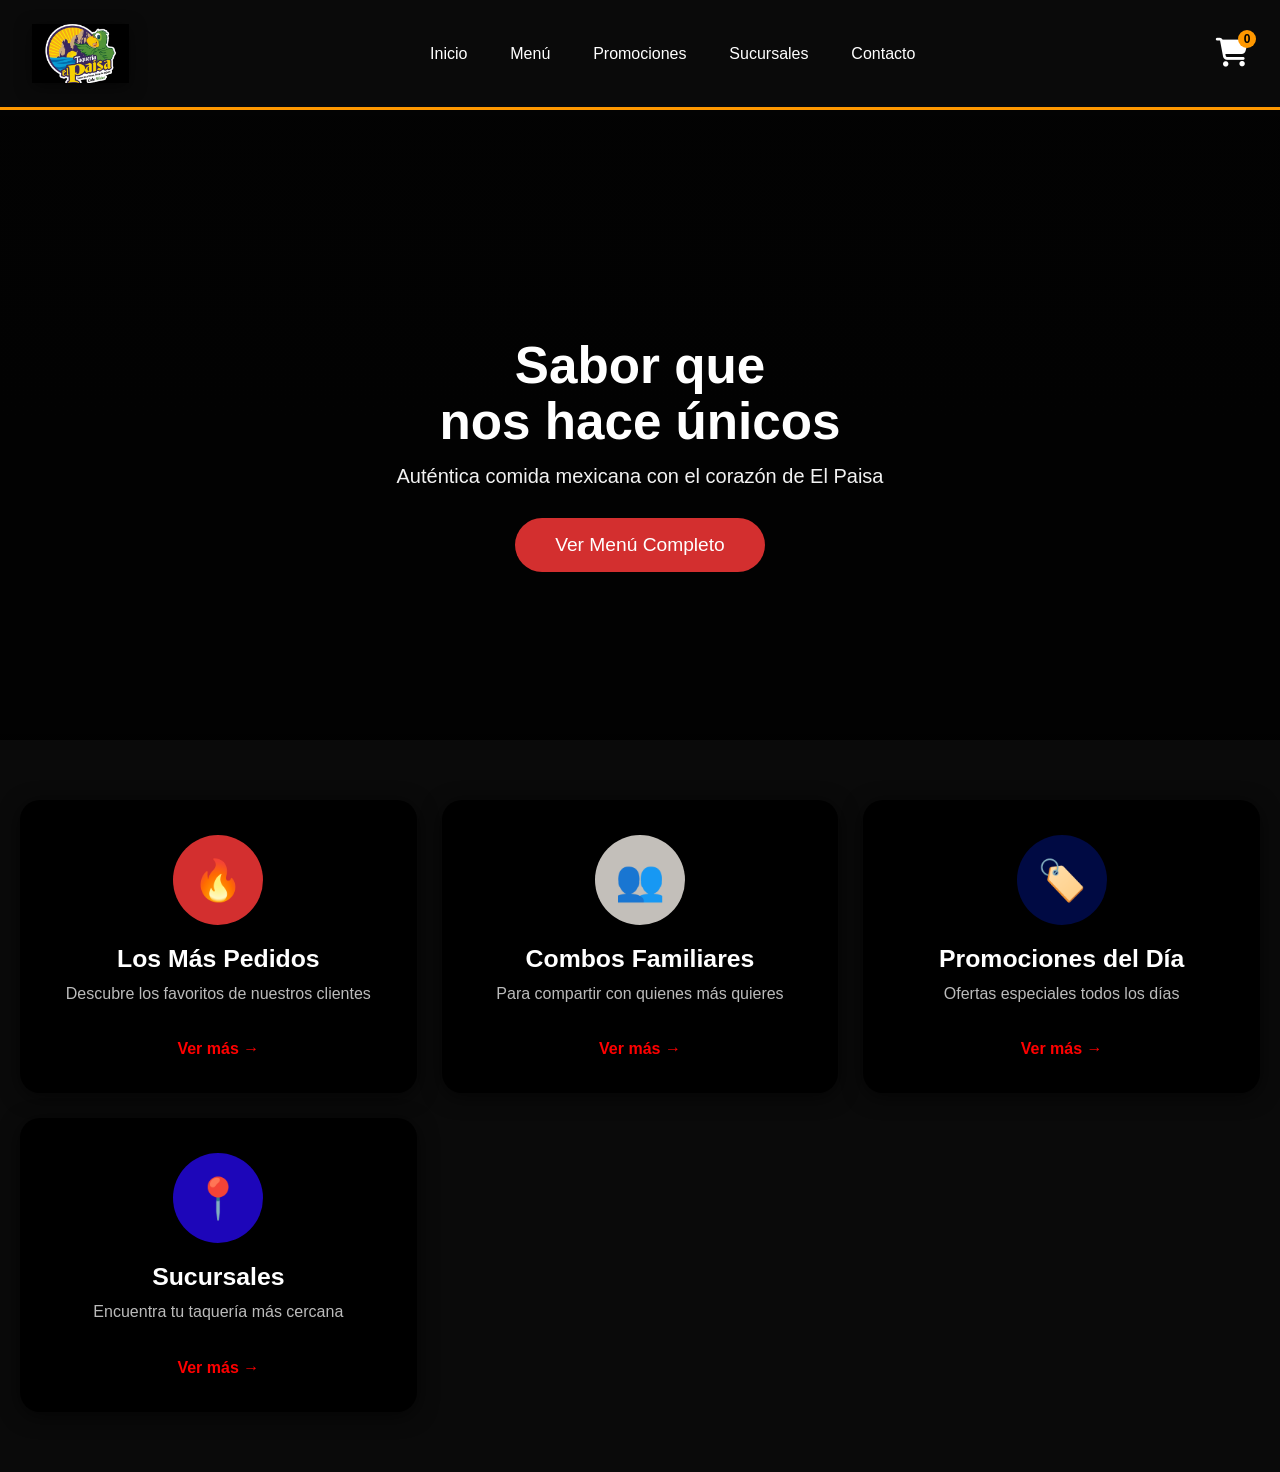
<file: tacos/index.html>
<!DOCTYPE html>
<html lang="es">
<head>
    <meta charset="UTF-8">
    <meta name="viewport" content="width=device-width, initial-scale=1.0">
    <title>Taquerías El Paisa | Sabor que nos hace únicos</title>
    <link rel="stylesheet" href="https://cdnjs.cloudflare.com/ajax/libs/font-awesome/6.5.0/css/all.min.css">
    <link rel="stylesheet" href="estilo.css">
</head>
<body>

    <!-- HEADER -->
    <header>
        <nav>
            <div class="logo">
    <img src="logo.jpeg" alt="Taquerías El Paisa" class="main-logo">
</div>
            </div>
            <div class="nav-links">
                <a href="index.html">Inicio</a>
                <a href="menu.html">Menú</a>
                <a href="promociones.html">Promociones</a>
                <a href="sucursales.html">Sucursales</a>
                <a href="contacto.html">Contacto</a>
            </div>
           
                
                <div onclick="window.location.href='carrito.html'" class="cart-icon" style="position: relative; cursor: pointer;">
                    <i class="fas fa-shopping-cart" style="font-size: 1.8rem;"></i>
                    <span class="cart-count" id="cart-count">0</span>
                </div>
            </div>
        </nav>
    </header>

    <!-- HERO -->
    <section class="hero">
        <div class="hero-content">
            <h1>Sabor que<br>nos hace únicos</h1>
            <p class="subtitle">Auténtica comida mexicana con el corazón de El Paisa</p>
            <a href="menu.html" class="btn">Ver Menú Completo</a>
        </div>
    </section>

    <!-- TARJETAS -->
    <section class="cards-section">
        <div class="cards-container">
            <div class="main-card" onclick="window.location.href='mas-pedidos.html'">
                <div class="card-icon red">🔥</div>
                <h3>Los Más Pedidos</h3>
                <p>Descubre los favoritos de nuestros clientes</p>
                <span class="card-link">Ver más →</span>
            </div>
            <div class="main-card" onclick="window.location.href='combos-familiares.html'">
                <div class="card-icon orange">👥</div>
                <h3>Combos Familiares</h3>
                <p>Para compartir con quienes más quieres</p>
                <span class="card-link">Ver más →</span>
            </div>
            <div class="main-card" onclick="window.location.href='promociones-del-dia.html'">
                <div class="card-icon green">🏷️</div>
                <h3>Promociones del Día</h3>
                <p>Ofertas especiales todos los días</p>
                <span class="card-link">Ver más →</span>
            </div>
            <div class="main-card" onclick="window.location.href='sucursales.html'">
                <div class="card-icon blue">📍</div>
                <h3>Sucursales</h3>
                <p>Encuentra tu taquería más cercana</p>
                <span class="card-link">Ver más →</span>
            </div>
        </div>
    </section>

    <script src="cart.js"></script>
    <script>
        function updateCartCount() {
            let cart = JSON.parse(localStorage.getItem('cart')) || [];
            let totalItems = cart.reduce((sum, item) => sum + (item.quantity || 1), 0);
            document.getElementById('cart-count').textContent = totalItems;
        }

        window.onload = function() {
            updateCartCount();
        };
    </script>
</body>
</html>
</file>
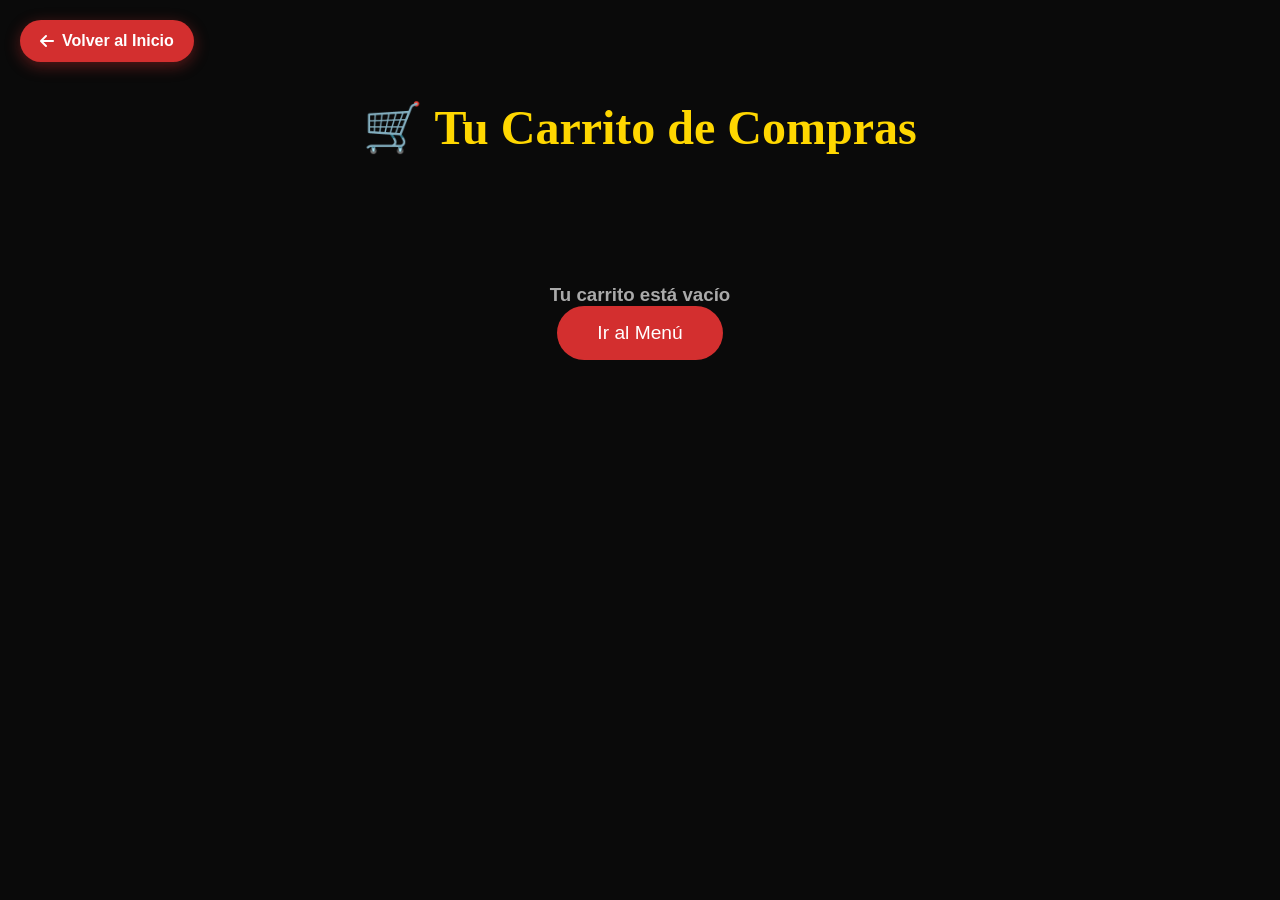
<file: tacos/carrito.html>
<!DOCTYPE html>
<html lang="es">
<head>
    <meta charset="UTF-8">
    <meta name="viewport" content="width=device-width, initial-scale=1.0">
    <title>Carrito - Taquerías El Paisa</title>
    <link rel="stylesheet" href="https://cdnjs.cloudflare.com/ajax/libs/font-awesome/6.5.0/css/all.min.css">
    <link rel="stylesheet" href="estilo.css">
</head>
<body>

    <a href="index.html" class="back-button">
        <i class="fas fa-arrow-left"></i> Volver al Inicio
    </a>

    <section class="menu-section">
        <h2 class="section-title">🛒 Tu Carrito de Compras</h2>
       
        <div id="cart-empty" class="cart-empty">
            <h3>Tu carrito está vacío</h3>
            <a href="menu.html" class="btn">Ir al Menú</a>
        </div>

        <div id="cart-content">
            <div id="cart-items" class="cart-items"></div>
           
            <div id="cart-total-container" class="cart-total-container">
                <h3>Total: <span id="total-amount">$0</span></h3>
                <button onclick="mostrarFormularioPago()" class="checkout-btn">💳 Proceder a Pagar</button>
            </div>
        </div>
    </section>

    <!-- MODAL DE PAGO FUNCIONAL -->
    <div id="payment-modal" class="modal">
        <div class="modal-content">
            <h2>Método de pago</h2>
            
            <div class="card-logos">
                <i class="fab fa-cc-visa"></i>
                <i class="fab fa-cc-mastercard"></i>
                <i class="fab fa-cc-amex"></i>
            </div>

            <div class="card-form">
                <label>Número de tarjeta</label>
                <input type="text" id="card-number" placeholder="1234 5678 9012 3456" maxlength="19">

                <div class="form-row">
                    <div>
                        <label>Fecha de caducidad</label>
                        <input type="text" id="expiry" placeholder="MM/AA" maxlength="5">
                    </div>
                    <div>
                        <label>Código de seguridad</label>
                        <input type="text" id="cvv" placeholder="123" maxlength="4">
                    </div>
                </div>
            </div>

            <button onclick="procesarPago()" class="pay-now-btn">Pagar Ahora</button>
            <button onclick="cerrarModal()" class="cancel-btn">Cancelar</button>
        </div>
    </div>

    <script src="cart.js"></script>
    <script>
        function renderCart() {
            const empty = document.getElementById('cart-empty');
            const content = document.getElementById('cart-content');
            const itemsContainer = document.getElementById('cart-items');
           
            if (cart.length === 0) {
                empty.style.display = 'block';
                content.style.display = 'none';
                return;
            }
            empty.style.display = 'none';
            content.style.display = 'block';

            let html = '';
            let total = 0;

            cart.forEach((item, index) => {
                const qty = item.quantity || 1;
                const subtotal = item.price * qty;
                total += subtotal;

                html += `
                    <div class="cart-item">
                        <img src="${item.img || ''}" alt="${item.name}">
                        <div class="cart-item-info">
                            <h3>${item.name}</h3>
                            <p>$${item.price} c/u</p>
                        </div>
                        <div class="quantity-controls">
                            <button onclick="changeQty(${index}, -1)">−</button>
                            <span>${qty}</span>
                            <button onclick="changeQty(${index}, 1)">+</button>
                        </div>
                        <div class="subtotal">$${subtotal}</div>
                        <button onclick="removeFromCart(${index})" class="remove-btn">🗑</button>
                    </div>
                `;
            });

            itemsContainer.innerHTML = html;
            document.getElementById('total-amount').textContent = '$' + total;
        }

        function mostrarFormularioPago() {
            if (cart.length === 0) return;
            document.getElementById('payment-modal').style.display = 'flex';
        }

        function cerrarModal() {
            document.getElementById('payment-modal').style.display = 'none';
        }

        function procesarPago() {
            const cardNumber = document.getElementById('card-number').value.trim();
            if (!cardNumber) {
                alert("Por favor ingresa el número de tarjeta");
                return;
            }
            cerrarModal();
            alert("🎉 ¡Pago procesado correctamente!\n\nGracias por tu compra en Taquerías El Paisa");
            
            cart = [];
            localStorage.setItem('cart', JSON.stringify(cart));
            renderCart();
        }

        window.onload = renderCart;
    </script>

</body>
</html>
</file>
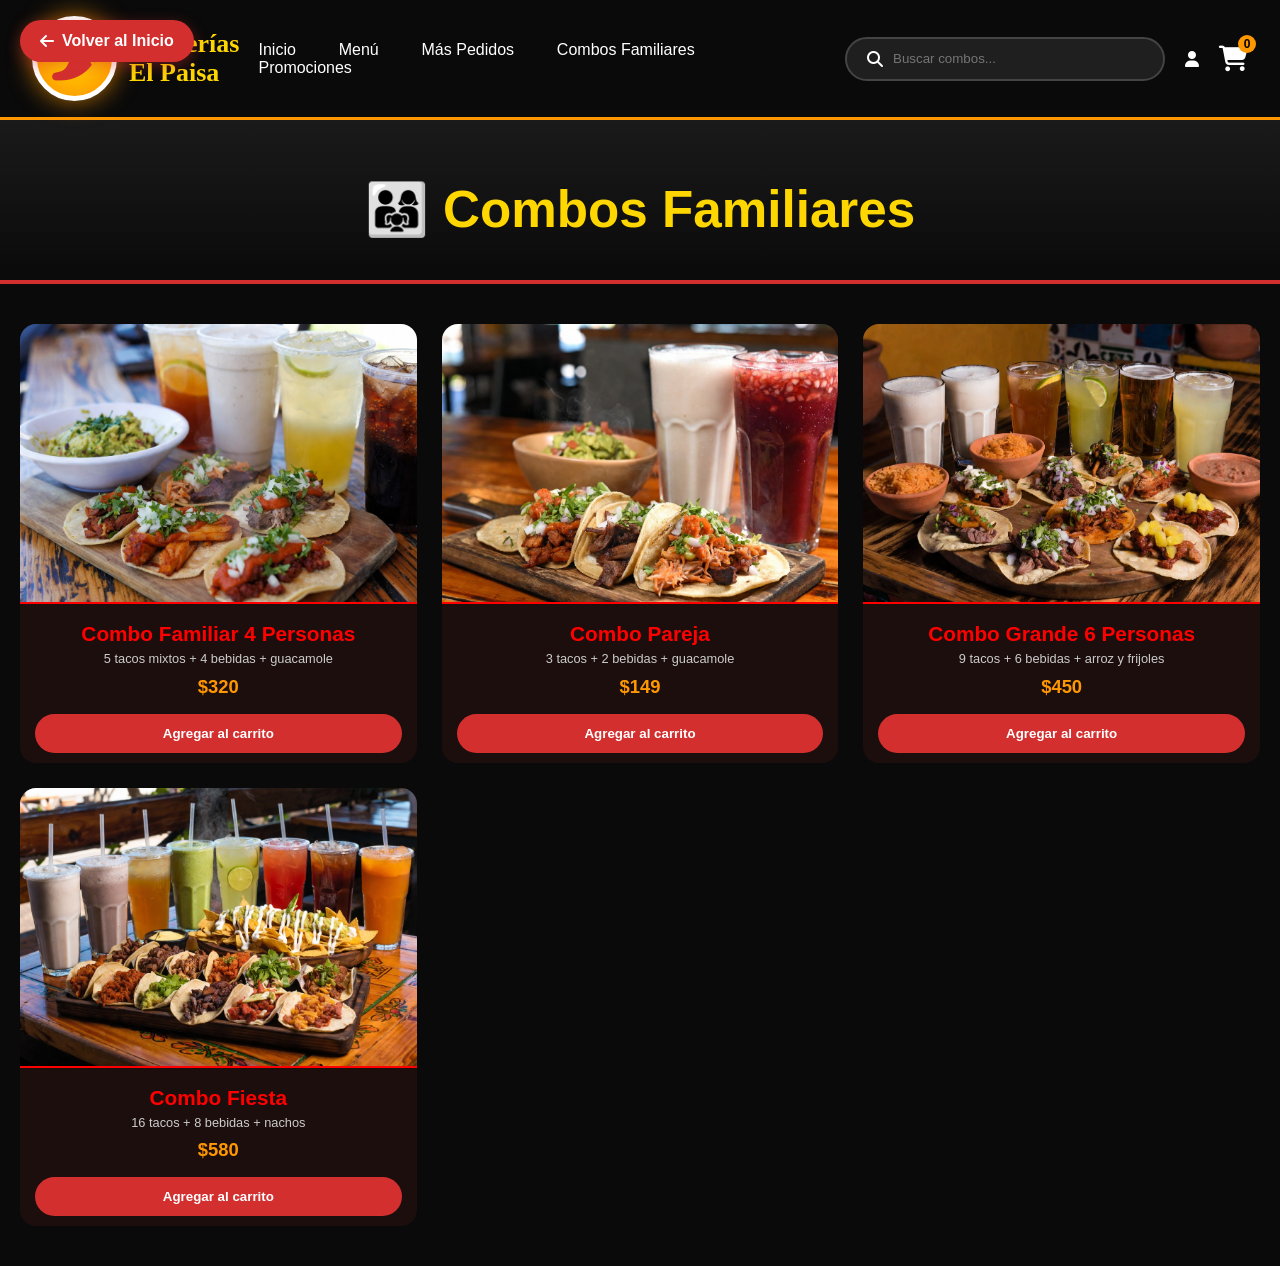
<file: tacos/combos-familiares.html>
<!DOCTYPE html>
<html lang="es">
<head>
    <meta charset="UTF-8">
    <meta name="viewport" content="width=device-width, initial-scale=1.0">
    <title>Combos Familiares - Taquerías El Paisa</title>
    <link rel="stylesheet" href="https://cdnjs.cloudflare.com/ajax/libs/font-awesome/6.5.0/css/all.min.css">
    <link rel="stylesheet" href="estilo.css">
</head>
<body>

    <!-- Botón Volver -->
    <a href="index.html" class="back-button">
        <i class="fas fa-arrow-left"></i> Volver al Inicio
    </a>

    <!-- HEADER -->
    <header>
        <nav>
            <div class="logo">
                <div class="logo-circle">
                    <i class="fas fa-pepper-hot"></i>
                </div>
                <div class="logo-text">
                    <div>Taquerías</div>
                    <div>El Paisa</div>
                </div>
            </div>

            <div class="nav-links">
                <a href="index.html">Inicio</a>
                <a href="menu.html">Menú</a>
                <a href="mas-pedidos.html">Más Pedidos</a>
                <a href="combos-familiares.html">Combos Familiares</a>
                <a href="promociones.html">Promociones</a>
            </div>

            <div class="nav-icons">
                <div class="search-bar">
                    <i class="fas fa-search"></i>
                    <input type="text" placeholder="Buscar combos...">
                </div>
                <i class="fas fa-user"></i>
                <div onclick="window.location.href='carrito.html'" class="cart-icon">
                    <i class="fas fa-shopping-cart" style="font-size: 1.6rem;"></i>
                    <span class="cart-count">0</span>
                </div>
            </div>
        </nav>
    </header>

    <!-- TÍTULO PRINCIPAL -->
    <div class="combos-hero">
        <h1>👨‍👩‍👧 Combos Familiares</h1>
    </div>

    <!-- GRID DE COMBOS -->
    <div class="menu-grid" id="combos-grid"></div>

    <script src="cart.js"></script>
    <script>
        const combos = [
            {name: "Combo Familiar 4 Personas", desc: "5 tacos mixtos + 4 bebidas + guacamole", price: "$320", img: "tacos mixtos.jpg"},
            {name: "Combo Pareja", desc: "3 tacos + 2 bebidas + guacamole", price: "$149", img: "guacamole.jpg"},
            {name: "Combo Grande 6 Personas", desc: "9 tacos + 6 bebidas + arroz y frijoles", price: "$450", img: " arroz y frijoles.jpg"},
            {name: "Combo Fiesta", desc: "16 tacos + 8 bebidas + nachos", price: "$580", img: "16 tacos.jpg "}
        ];

        function createCard(item) {
            return `
                <div class="menu-card">
                    <img src="${item.img}" alt="${item.name}">
                    <div class="menu-card-content">
                        <h3>${item.name}</h3>
                        <p>${item.desc}</p>
                        <div class="price">${item.price}</div>
                        <button onclick="addToCart('${item.name}', '${item.price}', '${item.img}')" class="add-to-cart-btn">
                            Agregar al carrito
                        </button>
                    </div>
                </div>
            `;
        }

        document.getElementById('combos-grid').innerHTML = combos.map(createCard).join('');
    </script>

</body>
</html>
</file>
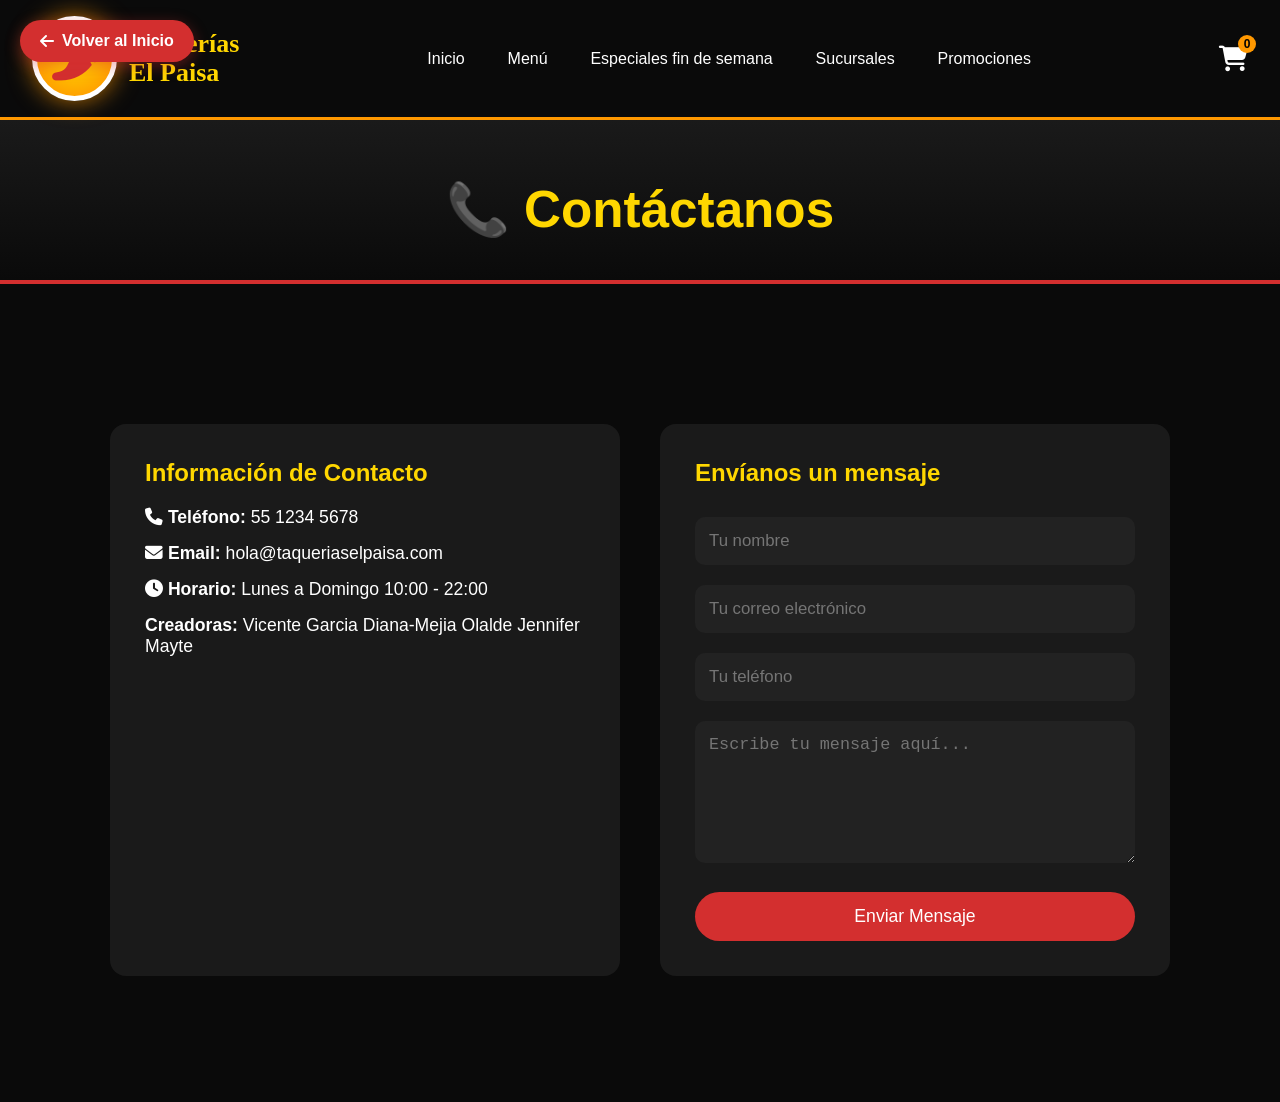
<file: tacos/contacto.html>
<!DOCTYPE html>
<html lang="es">
<head>
    <meta charset="UTF-8">
    <meta name="viewport" content="width=device-width, initial-scale=1.0">
    <title>Contacto - Taquerías El Paisa</title>
    <link rel="stylesheet" href="https://cdnjs.cloudflare.com/ajax/libs/font-awesome/6.5.0/css/all.min.css">
    <link rel="stylesheet" href="estilo.css">
</head>
<body>

    <a href="index.html" class="back-button">
        <i class="fas fa-arrow-left"></i> Volver al Inicio
    </a>

    <header>
        <nav>
            <div class="logo">
                <div class="logo-circle">
                    <i class="fas fa-pepper-hot"></i>
                </div>
                <div class="logo-text">
                    <div>Taquerías</div>
                    <div>El Paisa</div>
                </div>
            </div>

            <div class="nav-links">
                <a href="index.html">Inicio</a>
                <a href="menu.html">Menú</a>
                <a href="promociones-del-dia.html">Especiales fin de semana</a>
                <a href="sucursales.html">Sucursales</a>
               <a href="promociones.html">Promociones</a>
            </div>

            <div class="nav-icons">
                <div onclick="window.location.href='carrito.html'" class="cart-icon">
                    <i class="fas fa-shopping-cart" style="font-size: 1.6rem;"></i>
                    <span class="cart-count">0</span>
                </div>
            </div>
        </nav>
    </header>

    <div class="promos-hero">
        <h1>📞 Contáctanos</h1>
    </div>

    <section class="menu-section">
        <div class="contact-container">
            
            <!-- INFORMACIÓN DE CONTACTO (como en tu imagen) -->
            <div class="contact-info">
                <h2>Información de Contacto</h2>
                <p><i class="fas fa-phone"></i> <strong>Teléfono:</strong> 55 1234 5678</p>
                <p><i class="fas fa-envelope"></i> <strong>Email:</strong> hola@taqueriaselpaisa.com</p>
                <p><i class="fas fa-clock"></i> <strong>Horario:</strong> Lunes a Domingo 10:00 - 22:00</p>
                <p><i class="fas fa-creators"></i><strong>Creadoras:</strong> Vicente Garcia Diana-Mejia Olalde Jennifer Mayte</p>
            </div>

            <!-- Formulario -->
            <div class="contact-form">
                <h2>Envíanos un mensaje</h2>
                <form id="contactForm">
                    <input type="text" id="nombre" placeholder="Tu nombre" required>
                    <input type="email" id="email" placeholder="Tu correo electrónico" required>
                    <input type="tel" id="telefono" placeholder="Tu teléfono">
                    <textarea id="mensaje" placeholder="Escribe tu mensaje aquí..." rows="6" required></textarea>
                    <button type="submit" class="checkout-btn">Enviar Mensaje</button>
                </form>
            </div>
        </div>
    </section>

    <script src="cart.js"></script>
    <script>
        document.getElementById('contactForm').addEventListener('submit', function(e) {
            e.preventDefault();
            
            const nombre = document.getElementById('nombre').value || "Cliente";
            
            const successMsg = document.createElement('div');
            successMsg.style.cssText = `
                position: fixed; top: 50%; left: 50%; transform: translate(-50%, -50%);
                background: #4CAF50; color: white; padding: 25px 40px; border-radius: 12px;
                font-size: 1.3rem; z-index: 10000; text-align: center; box-shadow: 0 10px 30px rgba(0,0,0,0.5);
            `;
            successMsg.innerHTML = `✅ ¡Mensaje enviado correctamente!<br><br>Gracias ${nombre}, te responderemos pronto.`;
            document.body.appendChild(successMsg);

            this.reset();

            setTimeout(() => {
                successMsg.remove();
            }, 3000);
        });
    </script>

</body>
</html>
</file>
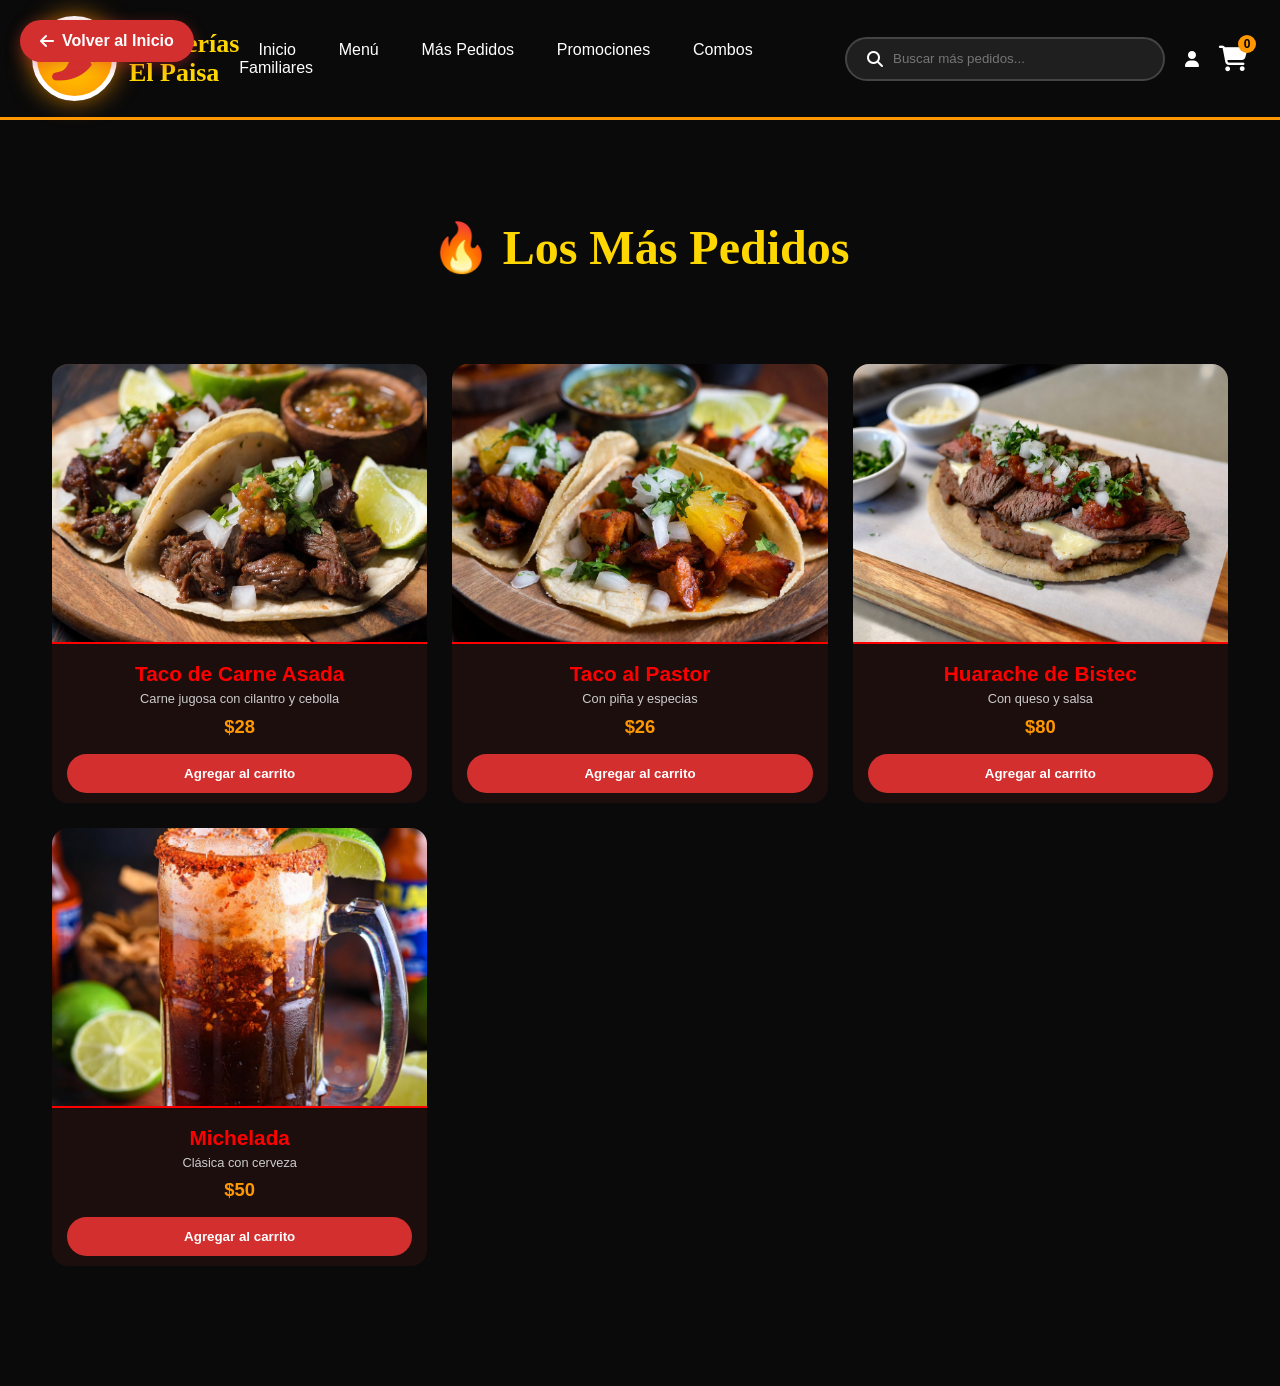
<file: tacos/mas-pedidos.html>
<!DOCTYPE html>
<html lang="es">
<head>
    <meta charset="UTF-8">
    <meta name="viewport" content="width=device-width, initial-scale=1.0">
    <title>Los Más Pedidos - Taquerías El Paisa</title>
    <link rel="stylesheet" href="https://cdnjs.cloudflare.com/ajax/libs/font-awesome/6.5.0/css/all.min.css">
    <link rel="stylesheet" href="estilo.css">
</head>
<body>

    <!-- Botón Volver -->
    <a href="index.html" class="back-button">
        <i class="fas fa-arrow-left"></i> Volver al Inicio
    </a>

    <!-- HEADER -->
    <header>
        <nav>
            <div class="logo">
                <div class="logo-circle">
                    <i class="fas fa-pepper-hot"></i>
                </div>
                <div class="logo-text">
                    <div>Taquerías</div>
                    <div>El Paisa</div>
                </div>
            </div>

            <div class="nav-links">
                <a href="index.html">Inicio</a>
                <a href="menu.html">Menú</a>
                <a href="mas-pedidos.html">Más Pedidos</a>
                <a href="promociones.html">Promociones</a>
                <a href="combos-familiares.html">Combos Familiares</a>
            </div>

            <div class="nav-icons">
                <div class="search-bar">
                    <i class="fas fa-search"></i>
                    <input type="text" placeholder="Buscar más pedidos...">
                </div>
                <i class="fas fa-user"></i>
                <div onclick="window.location.href='carrito.html'" class="cart-icon">
                    <i class="fas fa-shopping-cart" style="font-size: 1.6rem;"></i>
                    <span class="cart-count">0</span>
                </div>
            </div>
        </nav>
    </header>

    <!-- CONTENIDO -->
    <section class="menu-section">
        <h2 class="section-title">🔥 Los Más Pedidos</h2>
        <div class="menu-grid" id="mas-pedidos-grid"></div>
    </section>

    <script src="cart.js"></script>
    <script>
        const masPedidos = [
            {name: "Taco de Carne Asada", desc: "Carne jugosa con cilantro y cebolla", price: "$28", img: "asada.jpg"},
            {name: "Taco al Pastor", desc: "Con piña y especias", price: "$26", img: "pastor.jpg"},
            {name: "Huarache de Bistec", desc: "Con queso y salsa", price: "$80", img: "huarache.jpg"},
            {name: "Michelada", desc: "Clásica con cerveza", price: "$50", img: "michelada.jpg"}
           
        ];

        function createCard(item) {
            return `
                <div class="menu-card">
                    <img src="${item.img}" alt="${item.name}">
                    <div class="menu-card-content">
                        <h3>${item.name}</h3>
                        <p>${item.desc}</p>
                        <div class="price">${item.price}</div>
                        <button onclick="addToCart('${item.name}', '${item.price}', '${item.img}')" class="add-to-cart-btn">
                            Agregar al carrito
                        </button>
                    </div>
                </div>
            `;
        }

        document.getElementById('mas-pedidos-grid').innerHTML = masPedidos.map(createCard).join('');
    </script>

</body>
</html>
</file>
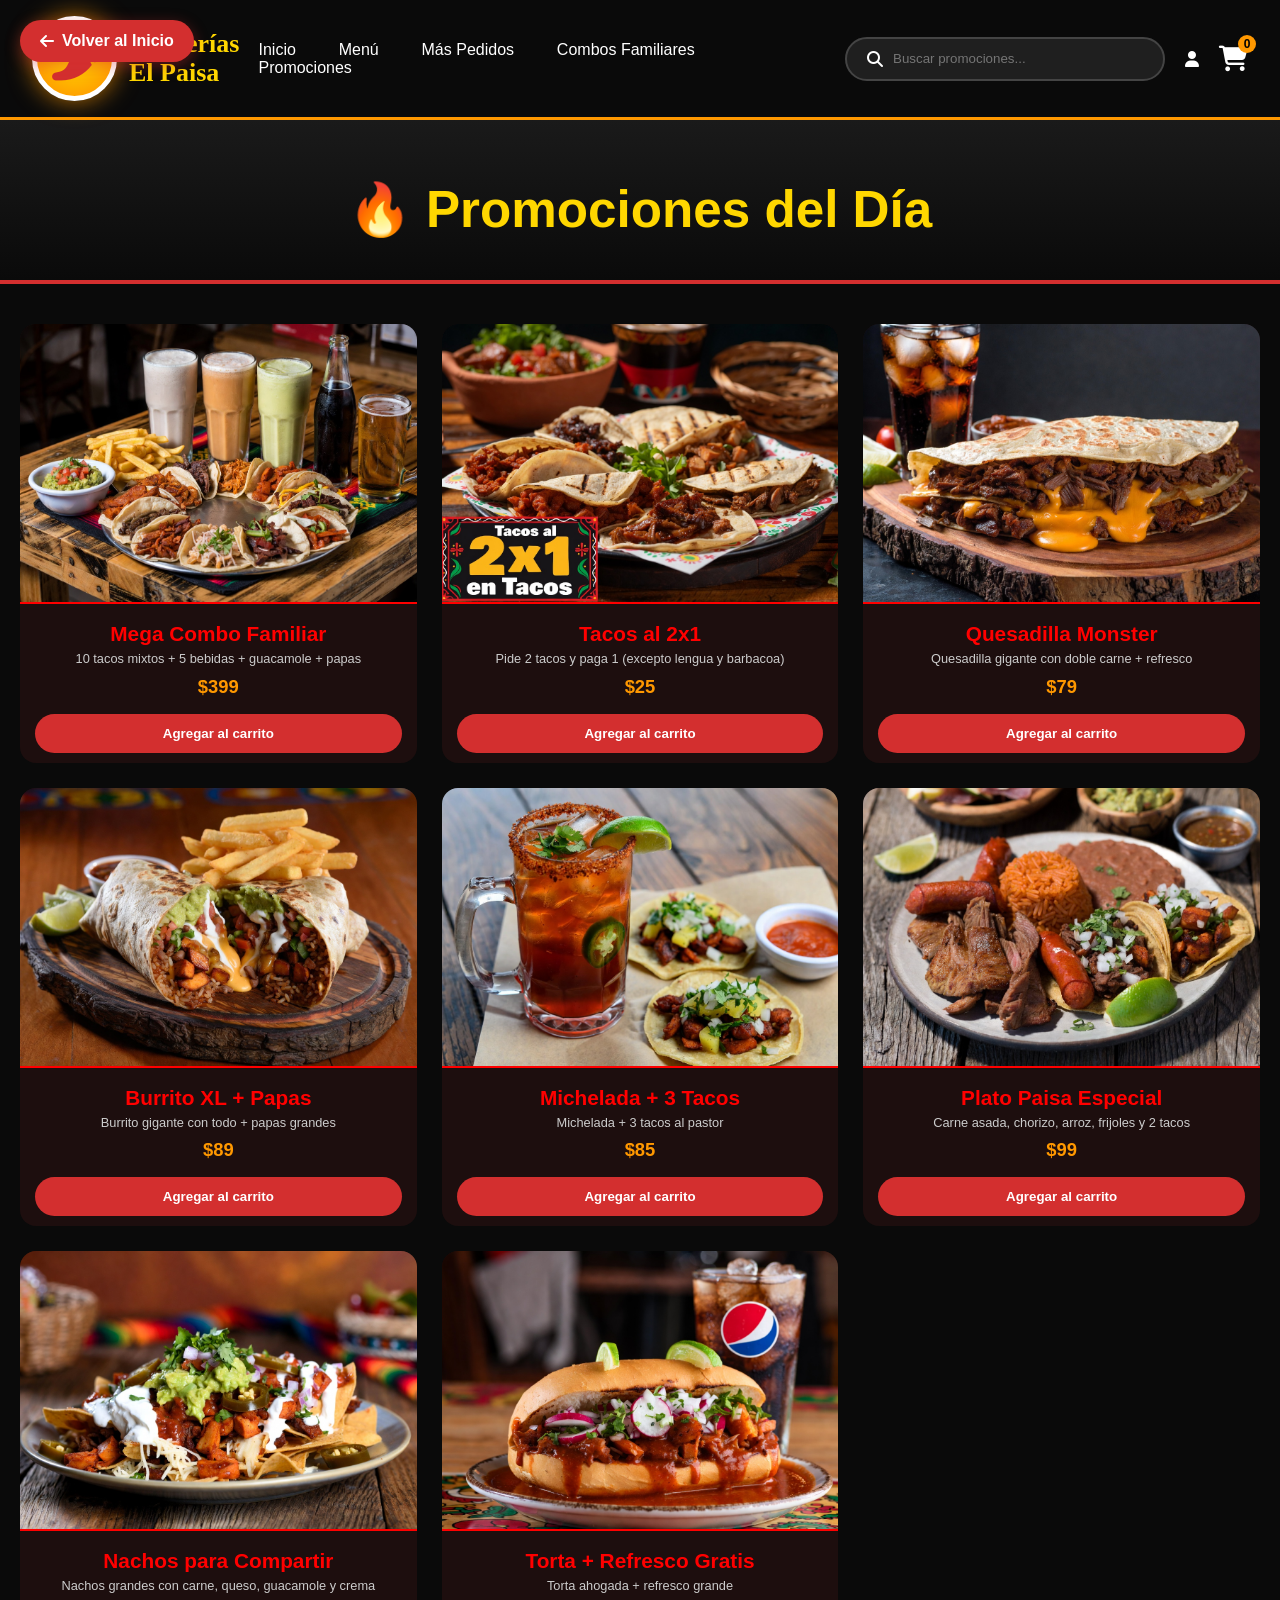
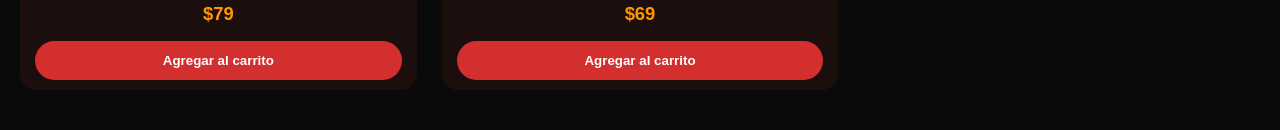
<file: tacos/promociones-del-dia.html>
<!DOCTYPE html>
<html lang="es">
<head>
    <meta charset="UTF-8">
    <meta name="viewport" content="width=device-width, initial-scale=1.0">
    <title>Promociones del Día - Taquerías El Paisa</title>
    <link rel="stylesheet" href="https://cdnjs.cloudflare.com/ajax/libs/font-awesome/6.5.0/css/all.min.css">
    <link rel="stylesheet" href="estilo.css">
<body>

    <!-- Botón Volver -->
    <a href="index.html" class="back-button">
        <i class="fas fa-arrow-left"></i> Volver al Inicio
    </a>

    <!-- HEADER -->
    <header>
        <nav>
            <div class="logo">
                <div class="logo-circle">
                    <i class="fas fa-pepper-hot"></i>
                </div>
                <div class="logo-text">
                    <div>Taquerías</div>
                    <div>El Paisa</div>
                </div>
            </div>

            <div class="nav-links">
                <a href="index.html">Inicio</a>
                <a href="menu.html">Menú</a>
                <a href="mas-pedidos.html">Más Pedidos</a>
                <a href="combos-familiares.html">Combos Familiares</a>
                <a href="promociones.html">Promociones</a>
            </div>

            <div class="nav-icons">
                <div class="search-bar">
                    <i class="fas fa-search"></i>
                    <input type="text" placeholder="Buscar promociones...">
                </div>
                <i class="fas fa-user"></i>
                <div onclick="window.location.href='carrito.html'" class="cart-icon">
                    <i class="fas fa-shopping-cart" style="font-size: 1.6rem;"></i>
                    <span class="cart-count">0</span>
                </div>
            </div>
        </nav>
    </header>

    <!-- TÍTULO PRINCIPAL -->
    <div class="promos-hero">
        <h1>🔥 Promociones del Día</h1>
    </div>

    <!-- GRID DE PROMOCIONES -->
    <div class="menu-grid" id="promos-grid"></div>

    <script src="cart.js"></script>
    <script>
        const promociones = [
            {name: "Mega Combo Familiar", desc: "10 tacos mixtos + 5 bebidas + guacamole + papas", price: "$399", img: "10 tacos mixtos + 5 bebidas + guacamole + papas.jpg"},
            {name: "Tacos al 2x1", desc: "Pide 2 tacos y paga 1 (excepto lengua y barbacoa)", price: "$25", img: "Tacos al 2x1.jpg"},
            {name: "Quesadilla Monster", desc: "Quesadilla gigante con doble carne + refresco", price: "$79", img: "Quesadilla gigante.jpg"},
            {name: "Burrito XL + Papas", desc: "Burrito gigante con todo + papas grandes", price: "$89", img: "Burrito gigante.jpg"},
            {name: "Michelada + 3 Tacos", desc: "Michelada + 3 tacos al pastor", price: "$85", img: "Michelada + 3 tacos al pastor.jpg"},
            {name: "Plato Paisa Especial", desc: "Carne asada, chorizo, arroz, frijoles y 2 tacos", price: "$99", img: "Carne asada.jpg"},
            {name: "Nachos para Compartir", desc: "Nachos grandes con carne, queso, guacamole y crema", price: "$79", img: "Nachos grandes.jpg"},
            {name: "Torta + Refresco Gratis", desc: "Torta ahogada + refresco grande", price: "$69", img: "Torta ahogada + refresco grande.jpg"}
        ];

        function createCard(item) {
            return `
                <div class="menu-card">
                    <img src="${item.img}" alt="${item.name}">
                    <div class="menu-card-content">
                        <h3>${item.name}</h3>
                        <p>${item.desc}</p>
                        <div class="price">${item.price}</div>
                        <button onclick="addToCart('${item.name}', '${item.price}', '${item.img}')" class="add-to-cart-btn">
                            Agregar al carrito
                        </button>
                    </div>
                </div>
            `;
        }

        document.getElementById('promos-grid').innerHTML = promociones.map(createCard).join('');
    </script>

</body>
</html>
</file>
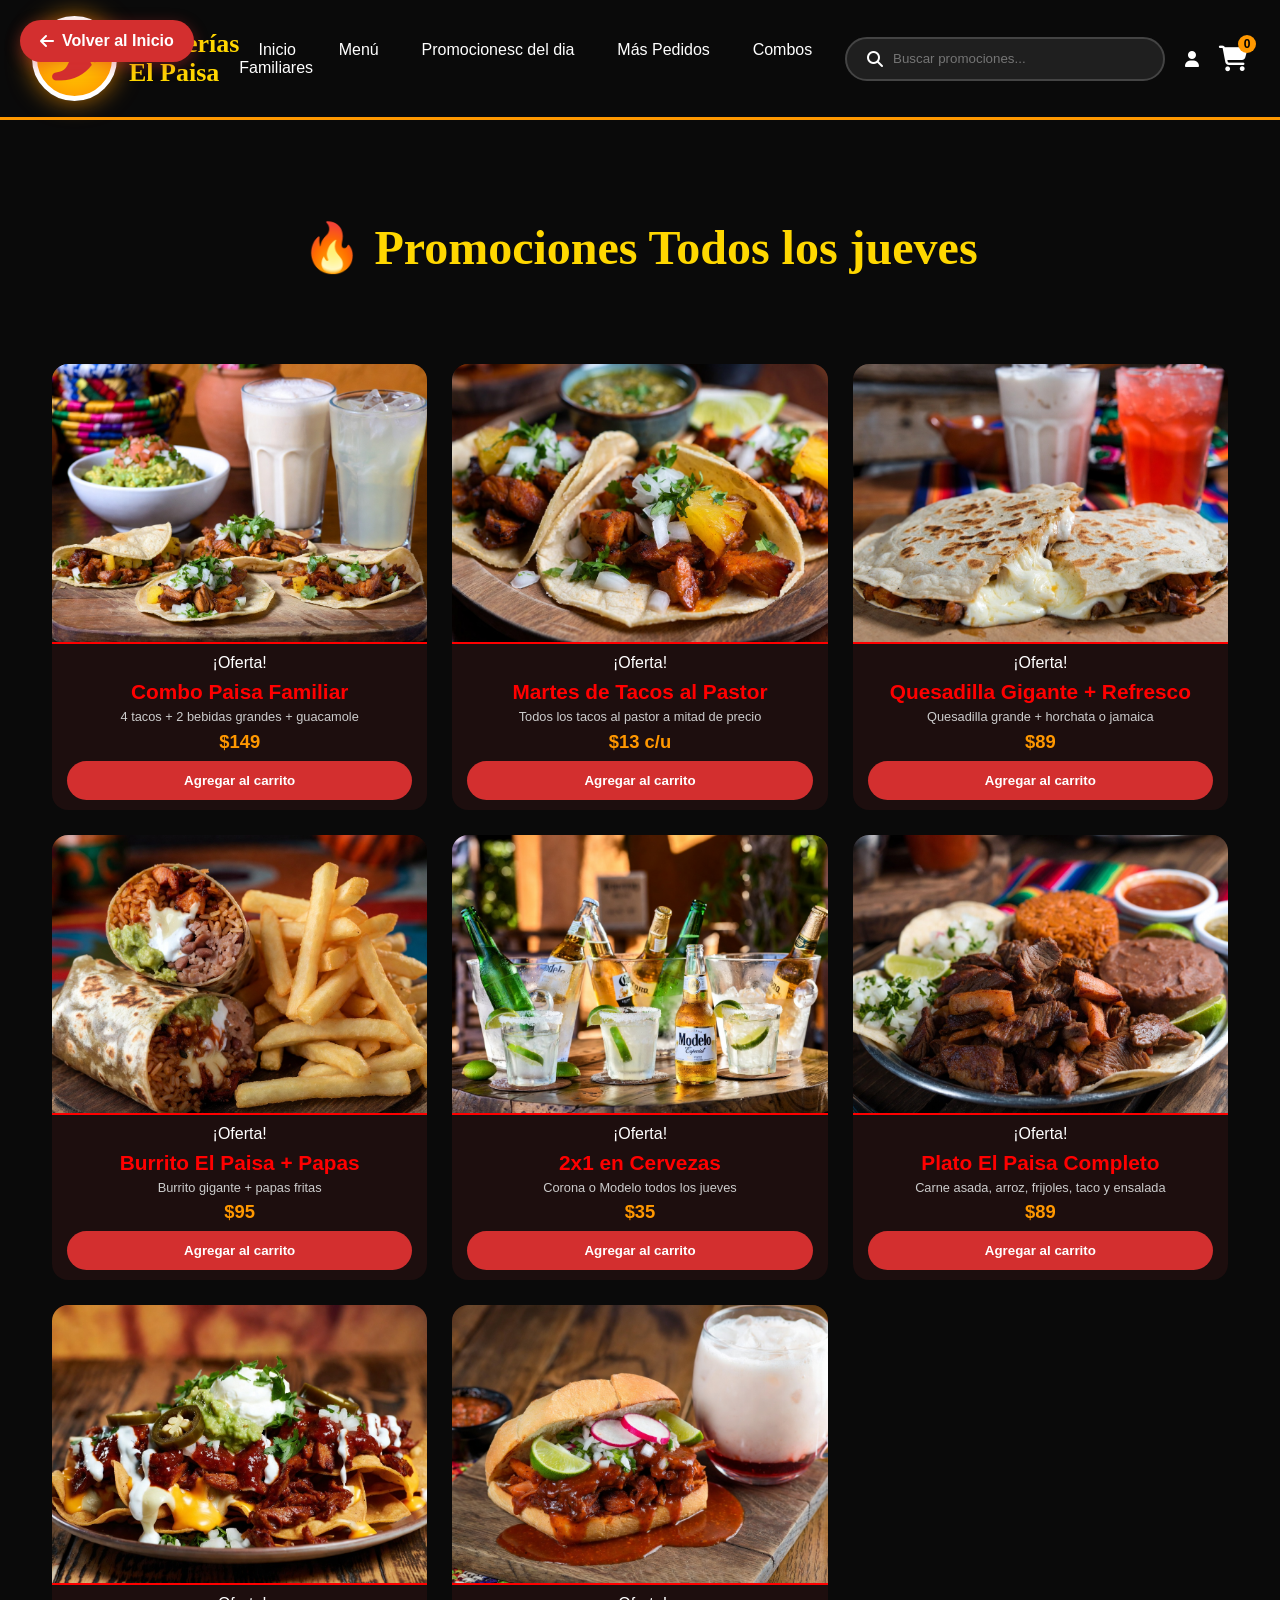
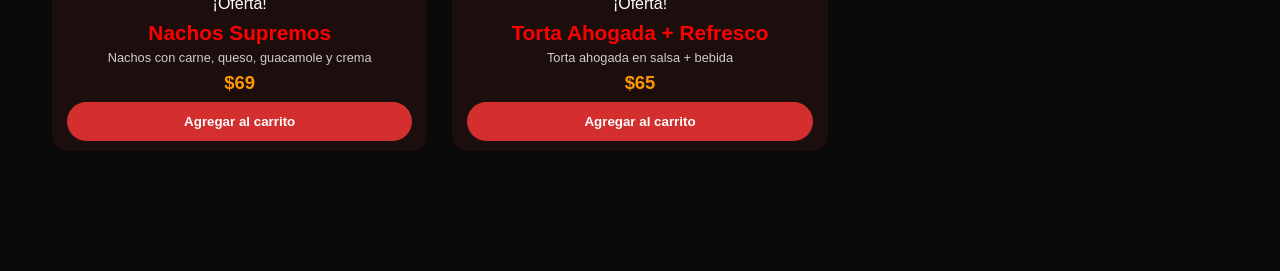
<file: tacos/promociones.html>
<!DOCTYPE html>
<html lang="es">
<head>
    <meta charset="UTF-8">
    <meta name="viewport" content="width=device-width, initial-scale=1.0">
    <title>Promociones - Taquerías El Paisa</title>
    <link rel="stylesheet" href="https://cdnjs.cloudflare.com/ajax/libs/font-awesome/6.5.0/css/all.min.css">
    <link rel="stylesheet" href="estilo.css">
</head>
<body>

    <!-- Botón Volver -->
    <a href="index.html" class="back-button">
        <i class="fas fa-arrow-left"></i> Volver al Inicio
    </a>

    <!-- HEADER -->
    <header>
        <nav>
            <div class="logo">
                <div class="logo-circle">
                    <i class="fas fa-pepper-hot"></i>
                </div>
                <div class="logo-text">
                    <div>Taquerías</div>
                    <div>El Paisa</div>
                </div>
            </div>

            <div class="nav-links">
                <a href="index.html">Inicio</a>
                <a href="menu.html">Menú</a>
                <a href="promociones-del-dia.html">Promocionesc del dia</a>
                <a href="mas-pedidos.html">Más Pedidos</a>
                <a href="combos-familiares.html">Combos Familiares</a>
            </div>

            <div class="nav-icons">
                <div class="search-bar">
                    <i class="fas fa-search"></i>
                    <input type="text" placeholder="Buscar promociones...">
                </div>
                <i class="fas fa-user"></i>
                <div onclick="window.location.href='carrito.html'" class="cart-icon">
                    <i class="fas fa-shopping-cart" style="font-size: 1.6rem;"></i>
                    <span class="cart-count">0</span>
                </div>
            </div>
        </nav>
    </header>

    <!-- PROMOCIONES -->
    <section class="menu-section">
        <h2 class="section-title">🔥 Promociones Todos los jueves </h2>
        <div class="menu-grid" id="promociones-grid"></div>
    </section>

    <script src="cart.js"></script>
    <script>
        const promociones = [
            {
                name: "Combo Paisa Familiar",
                desc: "4 tacos + 2 bebidas grandes + guacamole",
                price: "$149",
              
                img: "4 tacos.jpg"
            },
            {
                name: "Martes de Tacos al Pastor",
                desc: "Todos los tacos al pastor a mitad de precio",
                price: "$13 c/u",
              
                img: "pastor.jpg"
            },
            {
                name: "Quesadilla Gigante + Refresco",
                desc: "Quesadilla grande + horchata o jamaica",
                price: "$89",
                
                img: "Quesadilla grande + horchata o jamaica.jpg"
            },
            {
                name: "Burrito El Paisa + Papas",
                desc: "Burrito gigante + papas fritas",
                price: "$95",
               
                img: "Burrito gigante + papas fritas.jpg"
            },
            {
                name: "2x1 en Cervezas",
                desc: "Corona o Modelo todos los jueves",
                price: "$35",
              
                img: "Corona o Modelo.jpg"
            },
            {
                name: "Plato El Paisa Completo",
                desc: "Carne asada, arroz, frijoles, taco y ensalada",
                price: "$89",
               
                img: "carne.jpg"
            },
            {
                name: "Nachos Supremos",
                desc: "Nachos con carne, queso, guacamole y crema",
                price: "$69",
                
                img: "Nachos con carne, queso, guacamole y crema.jpg"
            },
            {
                name: "Torta Ahogada + Refresco",
                desc: "Torta ahogada en salsa + bebida",
                price: "$65",
                
                img: "Torta ahogada en salsa + bebida.jpg"
            }
        ];

        function createPromoCard(item) {
            return `
                <div class="menu-card promo-card">
                    <img src="${item.img}" alt="${item.name}">
                    <div class="menu-card-content">
                        <span class="discount-badge">¡Oferta!</span>
                        <h3>${item.name}</h3>
                        <p>${item.desc}</p>
                        <div class="price-container">
                            <span class="price">${item.price}</span>
                            ${item.oldPrice ? `<span class="old-price">${item.oldPrice}</span>` : ''}
                        </div>
                        <button onclick="addToCart('${item.name}', '${item.price}', '${item.img}')" class="add-to-cart-btn">
                            Agregar al carrito
                        </button>
                    </div>
                </div>
            `;
        }

        document.getElementById('promociones-grid').innerHTML = promociones.map(createPromoCard).join('');
    </script>

</body>
</html>
</file>
<file: tacos/estilo.css>
:root {
    --rojo: #D32F2F;
    --naranja: #FF9800;
    --dorado: #FFD700;
}

* {
    margin: 0;
    padding: 0;
    box-sizing: border-box;
}

body {
    font-family: 'Poppins', sans-serif;
    background-color: #0a0a0a;
    color: #fff;
}

/* ====================== HEADER ====================== */
header {
    background: rgba(10, 10, 10, 0.98);
    position: fixed;
    width: 100%;
    top: 0;
    z-index: 1000;
    border-bottom: 4px solid var(--rojo);
}

nav {
    max-width: 1400px;
    margin: 0 auto;
    padding: 1rem 2rem;
    display: flex;
    justify-content: space-between;
    align-items: center;
}

.logo {
    display: flex;
    align-items: center;
    gap: 12px;
}

.logo-circle {
    width: 85px;
    height: 85px;
    background: radial-gradient(circle, #FFD700, #FF8C00);
    border-radius: 50%;
    display: flex;
    align-items: center;
    justify-content: center;
    border: 5px solid white;
    box-shadow: 0 0 25px rgba(255, 152, 0, 0.7);
}

.logo-circle i {
    font-size: 45px;
    color: #D32F2F;
}

.logo-text {
    font-family: 'Playfair Display', serif;
    font-size: 26px;
    font-weight: 700;
    line-height: 1.1;
    color: var(--dorado);
}

.nav-links a {
    color: white;
    text-decoration: none;
    margin: 0 1.2rem;
    font-weight: 500;
    transition: color 0.3s;
}

.nav-links a:hover {
    color: var(--naranja);
}

/* Search y Iconos */
.search-bar {
    background: #1f1f1f;
    border: 2px solid #444;
    border-radius: 50px;
    padding: 12px 20px;
    width: 320px;
    display: flex;
    align-items: center;
    gap: 10px;
}

.search-bar input {
    background: none;
    border: none;
    color: white;
    width: 100%;
    outline: none;
}

.nav-icons {
    display: flex;
    align-items: center;
    gap: 20px;
}

.cart {
    position: relative;
}

.cart-count {
    position: absolute;
    top: -8px;
    right: -8px;
    background: var(--naranja);
    color: black;
    font-size: 12px;
    width: 18px;
    height: 18px;
    border-radius: 50%;
    display: flex;
    align-items: center;
    justify-content: center;
    font-weight: bold;
}

/* ====================== HEADER Y HERO ====================== */
header {
    position: sticky;
    top: 0;
    z-index: 1000;
    background: #0a0a0a;
    border-bottom: 3px solid #FF9800;
}

.hero {
    padding-top: 100px;        /* Espacio para que no lo cubra el header */
    padding-bottom: 80px;
    min-height: 60vh;
    background: linear-gradient(rgba(0,0,0,0.75), rgba(0,0,0,0.85)), 
                url('https://images.unsplash.com/photo-1606491956689-2f2f4e1c6f0d') center/cover no-repeat;
    display: flex;
    align-items: center;
    text-align: center;
}

.hero-content h1 {
    font-size: 3.2rem;
    margin-bottom: 15px;
}

.hero-content .subtitle {
    font-size: 1.25rem;
    margin-bottom: 30px;
}

.btn {
    padding: 16px 40px;
    font-size: 1.2rem;
}
.hero {
    padding: 90px 20px 70px;
    background: linear-gradient(rgba(0,0,0,0.8), rgba(0,0,0,0.85)), 
                url('https://images.unsplash.com/photo-1606491956689-2f2f4e1c6f0d') center/cover;
    text-align: center;
    color: rgb(113, 112, 112);
}

.hero-content h1 {
    font-size: 2.8rem;
    margin-bottom: 15px;
}

.hero-content .subtitle {
    font-size: 1.2rem;
    margin-bottom: 30px;
}

.btn {
    padding: 14px 35px;
    font-size: 1.15rem;
    background: #D32F2F;
    color: rgb(235, 74, 5);
    border-radius: 50px;
    text-decoration: none;
}
.hero {
    min-height: 65vh;
    display: flex;
    align-items: center;
    justify-content: center;
    text-align: center;
    background: linear-gradient(rgba(0,0,0,0.75), rgba(0,0,0,0.85)), 
                url('https://images.unsplash.com/photo-1606491956689-2f2f4e1c6f0d') center/cover no-repeat;
    padding: 100px 20px 80px;
}

.hero-content {
    max-width: 800px;
    margin: 0 auto;
}

.hero-content h1 {
    font-size: 3.2rem;
    margin-bottom: 15px;
    line-height: 1.1;
}

.hero-content .subtitle {
    font-size: 1.25rem;
    margin-bottom: 30px;
    opacity: 0.95;
}

.btn {
    padding: 16px 40px;
    font-size: 1.2rem;
    background: #D32F2F;
    color: rgb(255, 255, 255);
    border-radius: 50px;
    text-decoration: none;
    display: inline-block;
}

/* ====================== SECCIONES ====================== */
.section {
    padding: 80px 2rem;
    max-width: 1400px;
    margin: 0 auto;
}

.section h2 {
    text-align: center;
    font-size: 2.8rem;
    margin-bottom: 3rem;
    color: var(--dorado);
}

.cards {
    display: grid;
    grid-template-columns: repeat(auto-fit, minmax(350px, 1fr));
    gap: 2rem;
}

.card {
    background: #1a1a1a;
    border-radius: 16px;
    padding: 2rem;
    text-align: center;
    transition: 0.3s;
}

.card:hover {
    transform: translateY(-10px);
    background: #222;
}

.card i {
    font-size: 3.5rem;
    margin-bottom: 1.5rem;
}

.card-red i { color: #D32F2F; }
.card-orange i { color: #FF9800; }
.card-green i { color: #4CAF50; }

.card-link {
    color: inherit;
    margin-top: 15px;
    display: inline-block;
    font-weight: 500;
}
/* ====================== MENÚ ====================== */
.back-button {
    position: fixed;
    top: 20px;
    left: 20px;
    background: var(--rojo);
    color: white;
    padding: 12px 20px;
    border-radius: 50px;
    text-decoration: none;
    font-weight: 600;
    display: flex;
    align-items: center;
    gap: 8px;
    z-index: 2000;
    box-shadow: 0 4px 15px rgba(211, 47, 47, 0.4);
    transition: 0.3s;
}

.back-button:hover {
    background: var(--naranja);
    transform: scale(1.05);
}

.menu-section {
    padding: 100px 2rem 60px;
    max-width: 1400px;
    margin: 0 auto;
}

.section-title {
    text-align: center;
    font-size: 3rem;
    color: var(--dorado);
    margin-bottom: 3rem;
    font-family: 'Playfair Display', serif;
}

.menu-grid {
    display: grid;
    grid-template-columns: repeat(auto-fit, minmax(280px, 1fr));
    gap: 2rem;
}

.menu-card {
    background: #1a1a1a;
    border-radius: 16px;
    overflow: hidden;
    transition: all 0.3s;
}

.menu-card:hover {
    transform: translateY(-12px);
    box-shadow: 0 15px 30px rgba(0,0,0,0.6);
}

.menu-card img {
    width: 100%;
    height: 200px;
    object-fit: cover;
}

.menu-card-content {
    padding: 1.5rem;
    text-align: center;
}

.menu-card h3 {
    color: var(--naranja);
    margin-bottom: 0.5rem;
    font-size: 1.25rem;
}

.menu-card p {
    color: #ccc;
    margin-bottom: 1rem;
    font-size: 0.95rem;
}

.price {
    color: var(--dorado);
    font-size: 1.4rem;
    font-weight: 700;
}
/* ====================== TARJETAS PRINCIPALES ====================== */
.cards-section {
    padding: 80px 2rem;
    max-width: 1400px;
    margin: 0 auto;
}

.cards-container {
    display: grid;
    grid-template-columns: repeat(auto-fit, minmax(340px, 1fr));
    gap: 2rem;
}

.main-card {
    background: #1a1a1a;
    border-radius: 16px;
    padding: 40px 30px;
    text-align: center;
    transition: all 0.3s;
    border: 1px solid #333;
    cursor: pointer;
}

.main-card:hover {
    transform: translateY(-10px);
    background: #222;
    border-color: #FF9800;
}

.card-icon {
    width: 90px;
    height: 90px;
    margin: 0 auto 25px;
    border-radius: 50%;
    display: flex;
    align-items: center;
    justify-content: center;
    font-size: 2.8rem;
    background: rgba(255,255,255,0.05);
}

.card-icon.red { color: #D32F2F; }

.main-card h3 {
    font-size: 1.65rem;
    margin-bottom: 12px;
    color: white;
}

.main-card p {
    color: #bbb;
    margin-bottom: 25px;
    line-height: 1.5;
}

.card-link {
    color: #FF9800;
    text-decoration: none;
    font-weight: 600;
}

.card-link:hover {
    text-decoration: underline;
}
/* ====================== ESTILOS PARA COMBOS Y MÁS PEDIDOS ====================== */

.menu-section {
    padding: 100px 2rem 80px;
    max-width: 1400px;
    margin: 0 auto;
}

.section-title {
    text-align: center;
    font-size: 3rem;
    color: #FFD700;
    margin-bottom: 3rem;
    font-family: 'Playfair Display', serif;
}

.menu-grid {
    display: grid;
    grid-template-columns: repeat(auto-fit, minmax(280px, 1fr));
    gap: 2rem;
}

.menu-card {
    background: #1a1a1a;
    border-radius: 16px;
    overflow: hidden;
    transition: 0.3s;
}

.menu-card:hover {
    transform: translateY(-10px);
    box-shadow: 0 15px 30px rgba(0,0,0,0.5);
}

.menu-card img {
    width: 100%;
    height: 200px;
    object-fit: cover;
}

.menu-card-content {
    padding: 1.5rem;
    text-align: center;
}

.menu-card h3 {
    color: #FF9800;
    margin-bottom: 0.5rem;
}

.menu-card p {
    color: #ccc;
    margin-bottom: 1rem;
}

.price {
    color: #FFD700;
    font-size: 1.4rem;
    font-weight: 700;
}

.add-to-cart-btn {
    margin-top: 15px;
    background: #D32F2F;
    color: white;
    border: none;
    padding: 12px 20px;
    border-radius: 50px;
    width: 100%;
    font-weight: 600;
    cursor: pointer;
}

.add-to-cart-btn:hover {
    background: #FF9800;
}

/* Back Button */
.back-button {
    position: fixed;
    top: 20px;
    left: 20px;
    background: #D32F2F;
    color: white;
    padding: 12px 20px;
    border-radius: 50px;
    text-decoration: none;
    font-weight: 600;
    display: flex;
    align-items: center;
    gap: 8px;
    z-index: 2000;
    box-shadow: 0 4px 15px rgba(211, 47, 47, 0.4);
}

.back-button:hover {
    background: #FF9800;
}
/* ====================== COMBOS FAMILIARES ====================== */
.combos-hero {
    text-align: center;
    padding: 60px 20px 40px;
    background: linear-gradient(#1a1a1a, #0a0a0a);
    border-bottom: 4px solid #D32F2F;
}

.combos-hero h1 {
    font-size: 3.2rem;
    color: #FFD700;
    margin: 0;
}

.menu-grid {
    display: grid;
    grid-template-columns: repeat(auto-fit, minmax(320px, 1fr));
    gap: 25px;
    padding: 40px 20px;
    max-width: 1400px;
    margin: 0 auto;
}

.menu-card {
    background: #1a1a1a;
    border-radius: 12px;
    overflow: hidden;
    transition: 0.3s;
}

.menu-card:hover {
    transform: translateY(-8px);
}

.menu-card img {
    width: 100%;
    height: 200px;
    object-fit: cover;
}

.menu-card-content {
    padding: 20px;
    text-align: center;
}

.menu-card h3 {
    color: #FF9800;
    margin: 10px 0 5px;
    font-size: 1.3rem;
}

.menu-card p {
    color: #ccc;
    margin-bottom: 10px;
}

.price {
    color: #FFD700;
    font-size: 1.6rem;
    font-weight: bold;
}

.add-to-cart-btn {
    margin-top: 15px;
    background: #D32F2F;
    color: white;
    border: none;
    padding: 12px 25px;
    border-radius: 50px;
    width: 100%;
    font-weight: bold;
    cursor: pointer;
}

.add-to-cart-btn:hover {
    background: #FF9800;
}
/* ====================== PROMOCIONES DEL DÍA ====================== */
.promos-hero {
    text-align: center;
    padding: 60px 20px 40px;
    background: linear-gradient(#1a1a1a, #0a0a0a);
    border-bottom: 4px solid #D32F2F;
}

.promos-hero h1 {
    font-size: 3.2rem;
    color: #FFD700;
    margin: 0;
}

.menu-grid {
    display: grid;
    grid-template-columns: repeat(auto-fit, minmax(320px, 1fr));
    gap: 25px;
    padding: 40px 20px;
    max-width: 1400px;
    margin: 0 auto;
}

.menu-card {
    background: #1a1a1a;
    border-radius: 12px;
    overflow: hidden;
    transition: 0.3s;
}

.menu-card:hover {
    transform: translateY(-8px);
}

.menu-card img {
    width: 100%;
    height: 200px;
    object-fit: cover;
}

.menu-card-content {
    padding: 20px;
    text-align: center;
}

.menu-card h3 {
    color: #FF9800;
    margin: 10px 0 5px;
    font-size: 1.3rem;
}

.menu-card p {
    color: #ccc;
    margin-bottom: 10px;
}

.price {
    color: #FFD700;
    font-size: 1.6rem;
    font-weight: bold;
    margin: 10px 0;
}

.add-to-cart-btn {
    margin-top: 15px;
    background: #D32F2F;
    color: white;
    border: none;
    padding: 12px 25px;
    border-radius: 50px;
    width: 100%;
    font-weight: bold;
    cursor: pointer;
}

.add-to-cart-btn:hover {
    background: #FF9800;
}
/* ====================== CARRITO DE COMPRAS ====================== */
.cart-empty {
    text-align: center;
    padding: 80px 20px;
    color: #aaa;
}

.cart-items {
    max-width: 900px;
    margin: 0 auto;
    padding: 20px;
}

.cart-item {
    display: flex;
    align-items: center;
    background: #1a1a1a;
    border-radius: 12px;
    padding: 15px;
    margin-bottom: 15px;
    gap: 15px;
}

.cart-item img {
    width: 90px;
    height: 90px;
    object-fit: cover;
    border-radius: 8px;
}

.cart-item-info {
    flex: 1;
}

.quantity-controls {
    display: flex;
    align-items: center;
    gap: 8px;
    background: #222;
    padding: 5px 10px;
    border-radius: 8px;
}

.quantity-controls button {
    background: #333;
    color: white;
    border: none;
    width: 28px;
    height: 28px;
    border-radius: 50%;
}

.subtotal {
    font-weight: bold;
    color: #FFD700;
    min-width: 80px;
    text-align: right;
}

.remove-btn {
    background: none;
    border: none;
    color: #ff4444;
    font-size: 1.4rem;
    cursor: pointer;
}

.cart-total-container {
    text-align: center;
    padding: 30px;
    background: #1a1a1a;
    border-radius: 12px;
    max-width: 500px;
    margin: 30px auto;
}

.checkout-btn {
    background: #4CAF50;
    color: white;
    border: none;
    padding: 15px 40px;
    font-size: 1.2rem;
    border-radius: 50px;
    cursor: pointer;
    margin-top: 15px;
}

.checkout-btn:hover {
    background: #45a049;
}
/* CARRITO EN LA ESQUINA SUPERIOR DERECHA */
.nav-icons {
    display: flex;
    align-items: center;
    gap: 20px;
}

.cart-icon {
    position: relative;
    cursor: pointer;
    font-size: 1.7rem;
    transition: 0.3s;
}

.cart-icon:hover {
    color: #FF9800;
    transform: scale(1.1);
}

.cart-count {
    position: absolute;
    top: -8px;
    right: -8px;
    background: #FF9800;
    color: black;
    font-size: 12px;
    font-weight: bold;
    width: 18px;
    height: 18px;
    border-radius: 50%;
    display: flex;
    align-items: center;
    justify-content: center;
}
/* ====================== SUCURSALES ====================== */
.sucursales-hero {
    text-align: center;
    padding: 60px 20px 40px;
    background: linear-gradient(#1a1a1a, #0a0a0a);
    border-bottom: 4px solid #D32F2F;
}

.sucursales-hero h1 {
    font-size: 3.2rem;
    color: #FFD700;
}

.sucursal-card {
    text-align: left;
}

.sucursal-card h3 {
    color: #FF9800;
    margin-bottom: 15px;
}
.how-to-get-btn {
    margin-top: 15px;
    background: #FF9800;
    color: black;
    border: none;
    padding: 12px 20px;
    border-radius: 50px;
    width: 100%;
    font-weight: bold;
    cursor: pointer;
}

.how-to-get-btn:hover {
    background: #FFD700;
}
/* ====================== SUCURSALES (mismo estilo que promociones) ====================== */
.sucursales-hero {
    text-align: center;
    padding: 50px 20px 30px;
    background: #0a0a0a;
    border-bottom: 3px solid #D32F2F;
}

.sucursales-hero h1 {
    color: #FFD700;
    font-size: 2.8rem;
}

.promo-card {
    background: #1a1a1a;
    border-radius: 12px;
    overflow: hidden;
    transition: 0.3s;
}

.promo-card:hover {
    transform: translateY(-8px);
}

.promo-card img {
    width: 100%;
    height: 200px;
    object-fit: cover;
}

.promo-content {
    padding: 20px;
    text-align: center;
}

.promo-content h3 {
    color: #FF9800;
    margin: 10px 0 8px;
    font-size: 1.35rem;
}

.promo-content p {
    color: #ccc;
    margin-bottom: 8px;
}

.add-to-cart-btn {
    background: #D32F2F;
    color: white;
    border: none;
    padding: 12px 25px;
    border-radius: 50px;
    width: 100%;
    font-weight: bold;
    cursor: pointer;
    margin-top: 10px;
}

.add-to-cart-btn:hover {
    background: #FF9800;
}
.payment-methods {
    margin: 20px 0;
    padding: 15px;
    background: #222;
    border-radius: 12px;
}

.payment-methods h4 {
    margin-bottom: 12px;
    color: #FFD700;
}

.payment-options label {
    display: block;
    margin: 8px 0;
    font-size: 1.1rem;
}

.checkout-btn {
    background: #4CAF50;
    color: white;
    border: none;
    padding: 15px 40px;
    font-size: 1.2rem;
    border-radius: 50px;
    cursor: pointer;
    width: 100%;
    margin-top: 15px;
}
.payment-form {
    background: #1a1a1a;
    padding: 25px;
    border-radius: 12px;
    margin-top: 20px;
}

.payment-form h4 {
    color: #FFD700;
    margin-bottom: 15px;
}

.payment-input {
    width: 100%;
    padding: 12px;
    margin: 8px 0;
    background: #222;
    border: none;
    border-radius: 8px;
    color: white;
    font-size: 1.1rem;
}
.payment-form {
    background: #1a1a1a;
    padding: 25px;
    border-radius: 12px;
    margin-top: 20px;
}

.payment-form h4 {
    color: #FFD700;
    margin-bottom: 15px;
}

.card-input, .row-input > div {
    margin-bottom: 15px;
}

.card-input input, .row-input input {
    width: 100%;
    padding: 12px;
    background: #222;
    border: none;
    border-radius: 8px;
    color: white;
    font-size: 1.1rem;
}

.card-logos {
    display: flex;
    gap: 8px;
    margin-top: 8px;
}

.card-logos img {
    height: 25px;
}

.save-card {
    display: flex;
    align-items: center;
    gap: 8px;
    color: #ccc;
    margin: 15px 0;
}
/* ====================== CONTACTO ====================== */
.contact-container {
    display: grid;
    grid-template-columns: 1fr 1fr;
    gap: 40px;
    max-width: 1100px;
    margin: 0 auto;
    padding: 40px 20px;
}

.contact-info, .contact-form {
    background: #1a1a1a;
    padding: 30px;
    border-radius: 16px;
}

.contact-info h2, .contact-form h2 {
    color: #FFD700;
    margin-bottom: 20px;
}

.contact-info p {
    margin: 15px 0;
    font-size: 1.1rem;
}

.contact-form input, .contact-form textarea {
    width: 100%;
    padding: 12px;
    margin: 10px 0;
    background: #222;
    border: none;
    border-radius: 8px;
    color: white;
}

.contact-form button {
    width: 100%;
    margin-top: 15px;
}
/* ====================== CONTACTO ====================== */
.contact-container {
    display: grid;
    grid-template-columns: 1fr 1fr;
    gap: 40px;
    max-width: 1100px;
    margin: 0 auto;
    padding: 40px 20px;
}

.contact-info, .contact-form {
    background: #1a1a1a;
    padding: 35px;
    border-radius: 16px;
}

.contact-info h2, .contact-form h2 {
    color: #FFD700;
    margin-bottom: 20px;
}

.contact-info p {
    margin: 15px 0;
    font-size: 1.1rem;
}

.contact-form input, .contact-form textarea {
    width: 100%;
    padding: 14px;
    margin: 10px 0;
    background: #222;
    border: none;
    border-radius: 10px;
    color: white;
    font-size: 1.05rem;
}

.checkout-btn {
    background: #D32F2F;
    color: white;
    border: none;
    padding: 14px;
    width: 100%;
    border-radius: 50px;
    font-size: 1.1rem;
    margin-top: 15px;
    cursor: pointer;
}

.checkout-btn:hover {
    background: #FF9800;
}
/* ====================== MENU CARD - IMAGEN GRANDE ====================== */
.menu-card {
    display: flex;
    flex-direction: column;
    background: #1d0e0e;
    border-radius: 16px;
    overflow: hidden;
    transition: transform 0.3s;
}

.menu-card:hover {
    transform: scale(1.03);
}

.menu-card img {
    width: 100%;
    height: 220px;          /* Imagen más grande */
    object-fit: cover;      /* Mantiene proporción y llena el espacio */
    border-bottom: 2px solid #ff0000;
}

.menu-card-content {
    padding: 10px 15px;     /* Menos padding */
    text-align: center;
}

.menu-card-content h3 {
    font-size: 1 rem;      /* Nombre más pequeño */
    margin: 8px 0 5px 0;
    color: #ff0000;
}

.menu-card-content p {
    font-size: 0.8rem;      /* Descripción más pequeña */
    color: #ccc;
    margin: 5px 0;
    line-height: 1.3;
}

.price {
    font-size: 1.15rem;     /* Precio un poco más pequeño pero visible */
    font-weight: bold;
    color: #FF9800;
    margin: 8px 0;
}

.add-to-cart-btn {
    margin-top: 8px;
}
/* ====================== IMÁGENES DE ALTA CALIDAD ====================== */
.menu-card {
    overflow: hidden;
    border-radius: 16px;
}

.menu-card img {
    width: 100%;
    height: 280px;                    /* Imagen más grande */
    object-fit: cover;                /* Mejor llenado sin distorsión */
    object-position: center;
    image-rendering: crisp-edges;     /* Mejora nitidez */
    transition: transform 0.4s ease;
}

.menu-card:hover img {
    transform: scale(1.08);           /* Zoom suave al pasar mouse */
}

/* Mejora adicional para pantallas modernas */
.menu-card img {
    image-rendering: -webkit-optimize-contrast;
}
/* ====================== TARJETAS MEJORADAS - SIN BORDE GRIS ====================== */
.cards-section {
    padding: 60px 20px;
    background: #0a0a0a;
}

.cards-container {
    display: grid;
    grid-template-columns: repeat(auto-fit, minmax(300px, 1fr));
    gap: 25px;
    max-width: 1300px;
    margin: 0 auto;
}

.main-card {
    background: #000000;
    border-radius: 20px;
    padding: 35px 25px;
    text-align: center;
    cursor: pointer;
    transition: all 0.3s ease;
    border: none;                    /* Quitamos borde gris */
    box-shadow: 0 4px 20px rgba(0, 0, 0, 0.6);
    overflow: hidden;
}

.main-card:hover {
    transform: translateY(-12px);
    box-shadow: 0 20px 40px rgba(0, 0, 0, 0.25);
}

.card-icon {
    width: 90px;
    height: 90px;
    margin: 0 auto 20px;
    border-radius: 50%;
    display: flex;
    align-items: center;
    justify-content: center;
    font-size: 2.5rem;
    box-shadow: 0 4px 15px rgb(0, 0, 0);
}

.card-icon.red    { background: #D32F2F; }
.card-icon.orange { background: #c3bfba; }
.card-icon.green  { background: #000a43; }
.card-icon.blue   { background: #1d06b9; }

.main-card h3 {
    color: white;
    font-size: 1.55rem;
    margin: 15px 0 10px;
}

.main-card p {
    color: #bbbbbb;
    margin-bottom: 20px;
    line-height: 1.4;
}

.card-link {
    color: #ff0000;
    font-weight: bold;
}
.hero {
    padding: 100px 20px 40px;
    text-align: center;
    color: white;
}

.hero-content {
    margin-bottom: 40px;
}

.hero-video {
    max-width: 900px;
    margin: 0 auto;
    border-radius: 16px;
    overflow: hidden;
    box-shadow: 0 10px 30px rgba(0,0,0,0.6);
}

.hero-video video {
    width: 100%;
    height: auto;
    display: block;
}
.hero {
    position: relative;
    padding: 100px 0 0;
    text-align: center;
    color: white;
    overflow: hidden;
    min-height: 70vh;
}

.hero-content {
    position: relative;
    z-index: 2;
    max-width: 800px;
    margin: 0 auto 40px;
    padding: 0 20px;
}

.hero-video {
    position: relative;
    width: 150%;
    height: 1000px;           /* Ajusta según necesites */
    margin-top: 30px;
}

.hero-video video {
    width: 1050%;
    height: 150%;
    object-fit: cover;       /* Llena todo el espacio */
    display: block;
}
.modal {
    display: none;
    position: fixed;
    top: 0; left: 0;
    width: 100%; height: 100%;
    background: rgba(0,0,0,0.95);
    z-index: 3000;
    align-items: center;
    justify-content: center;
}

.modal-content {
    background: #1a1a1a;
    padding: 30px;
    border-radius: 16px;
    width: 90%;
    max-width: 420px;
    text-align: center;
}

.card-logos {
    font-size: 2rem;
    margin: 15px 0;
}

.card-logos i {
    margin: 0 8px;
    color: #ccc;
}

.card-form input {
    width: 100%;
    padding: 14px;
    margin: 10px 0;
    background: #222;
    border: none;
    border-radius: 10px;
    color: white;
}

.form-row {
    display: flex;
    gap: 12px;
}

.pay-now-btn {
    background: #4CAF50;
    color: white;
    border: none;
    padding: 16px;
    width: 100%;
    border-radius: 50px;
    font-size: 1.2rem;
    margin: 20px 0 10px;
    cursor: pointer;
}

.cancel-btn {
    background: #333;
    color: white;
    border: none;
    padding: 14px;
    width: 100%;
    border-radius: 50px;
    cursor: pointer;
}
.modal {
    display: none;
    position: fixed;
    top: 0; left: 0;
    width: 100%; height: 100%;
    background: rgba(0,0,0,0.95);
    z-index: 3000;
    align-items: center;
    justify-content: center;
}

.modal-content {
    background: #1a1a1a;
    padding: 35px;
    border-radius: 16px;
    width: 90%;
    max-width: 450px;
    text-align: center;
}

.card-logos {
    font-size: 2.3rem;
    margin: 15px 0 25px;
}

.card-form input {
    width: 100%;
    padding: 14px;
    margin: 10px 0;
    background: #222;
    border: none;
    border-radius: 10px;
    color: white;
    font-size: 1.1rem;
}

.form-row {
    display: flex;
    gap: 12px;
}

.pay-now-btn {
    background: #4CAF50;
    color: white;
    border: none;
    padding: 16px;
    width: 100%;
    border-radius: 50px;
    font-size: 1.2rem;
    margin: 25px 0 10px;
    cursor: pointer;
}

.cancel-btn {
    background: #333;
    color: white;
    border: none;
    padding: 14px;
    width: 100%;
    border-radius: 50px;
    cursor: pointer;
}
.modal {
    display: none;
    position: fixed;
    top: 0; left: 0;
    width: 100%; height: 100%;
    background: rgba(0,0,0,0.95);
    z-index: 9999;
    align-items: center;
    justify-content: center;
}

.modal-content {
    background: #1a1a1a;
    padding: 35px;
    border-radius: 16px;
    width: 90%;
    max-width: 420px;
    text-align: center;
    z-index: 10000;
}

.card-form input {
    width: 100%;
    padding: 14px;
    margin: 10px 0;
    background: #222;
    border: 2px solid #444;
    border-radius: 10px;
    color: white;
    font-size: 1.1rem;
}

.card-form input:focus {
    border-color: #4CAF50;
    outline: none;
}

.form-row {
    display: flex;
    gap: 12px;
}

.pay-now-btn {
    background: #4CAF50;
    color: white;
    border: none;
    padding: 16px;
    width: 100%;
    border-radius: 50px;
    font-size: 1.2rem;
    margin: 20px 0 10px;
    cursor: pointer;
}

.cancel-btn {
    background: #333;
    color: white;
    border: none;
    padding: 14px;
    width: 100%;
    border-radius: 50px;
    cursor: pointer;
}
.main-logo {
    height: 70px;           /* Tamaño más pequeño y equilibrado */
    width: auto;
    max-width: 220px;
    object-fit: contain;
    padding: 5px 0;
}

/* Versión para móviles */
@media (max-width: 768px) {
    .main-logo {
        height: 55px;
    }
}
.main-logo {
    height: 75px;           /* Tamaño ideal */
    width: auto;
    max-width: 280px;
    object-fit: contain;
    padding: 8px 0;
    filter: drop-shadow(0 4px 8px rgba(0,0,0,0.5));
}

/* Para móviles */
@media (max-width: 768px) {
    .main-logo {
        height: 58px;
    }
}
</file>
